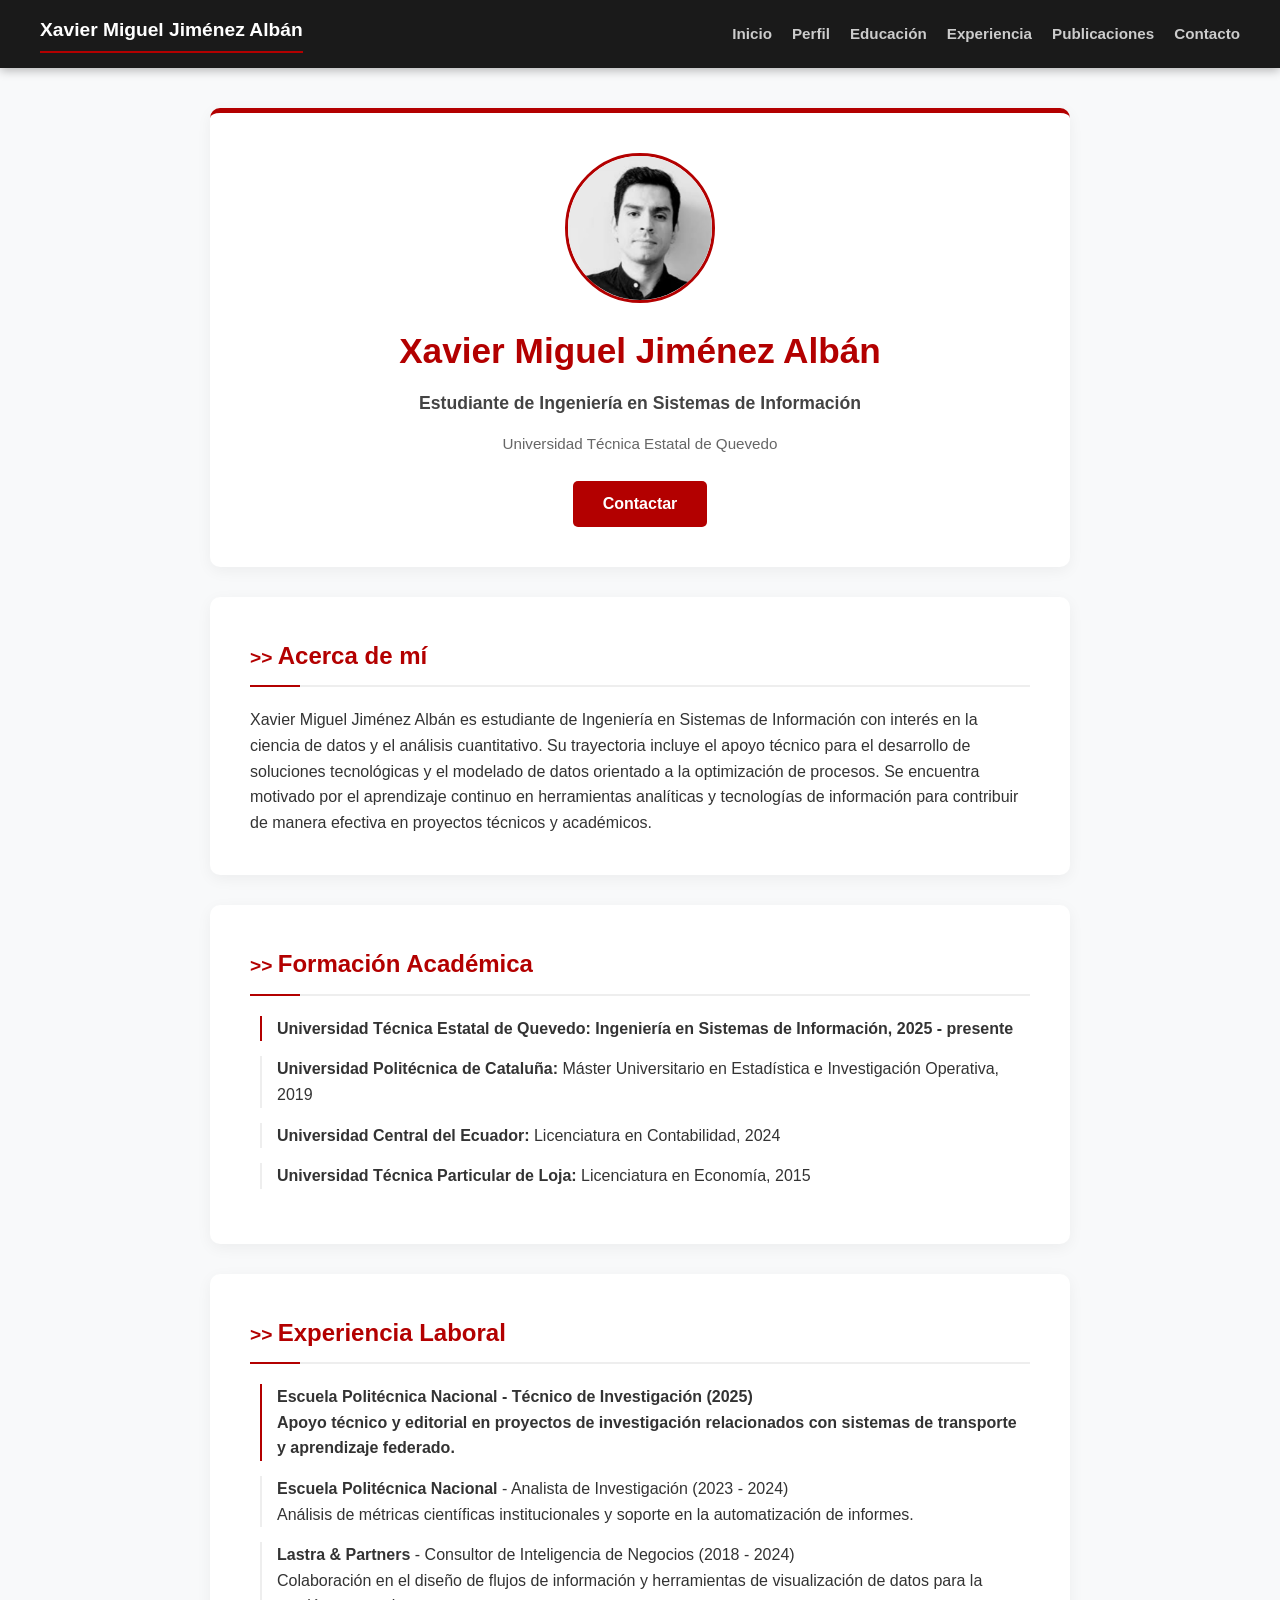
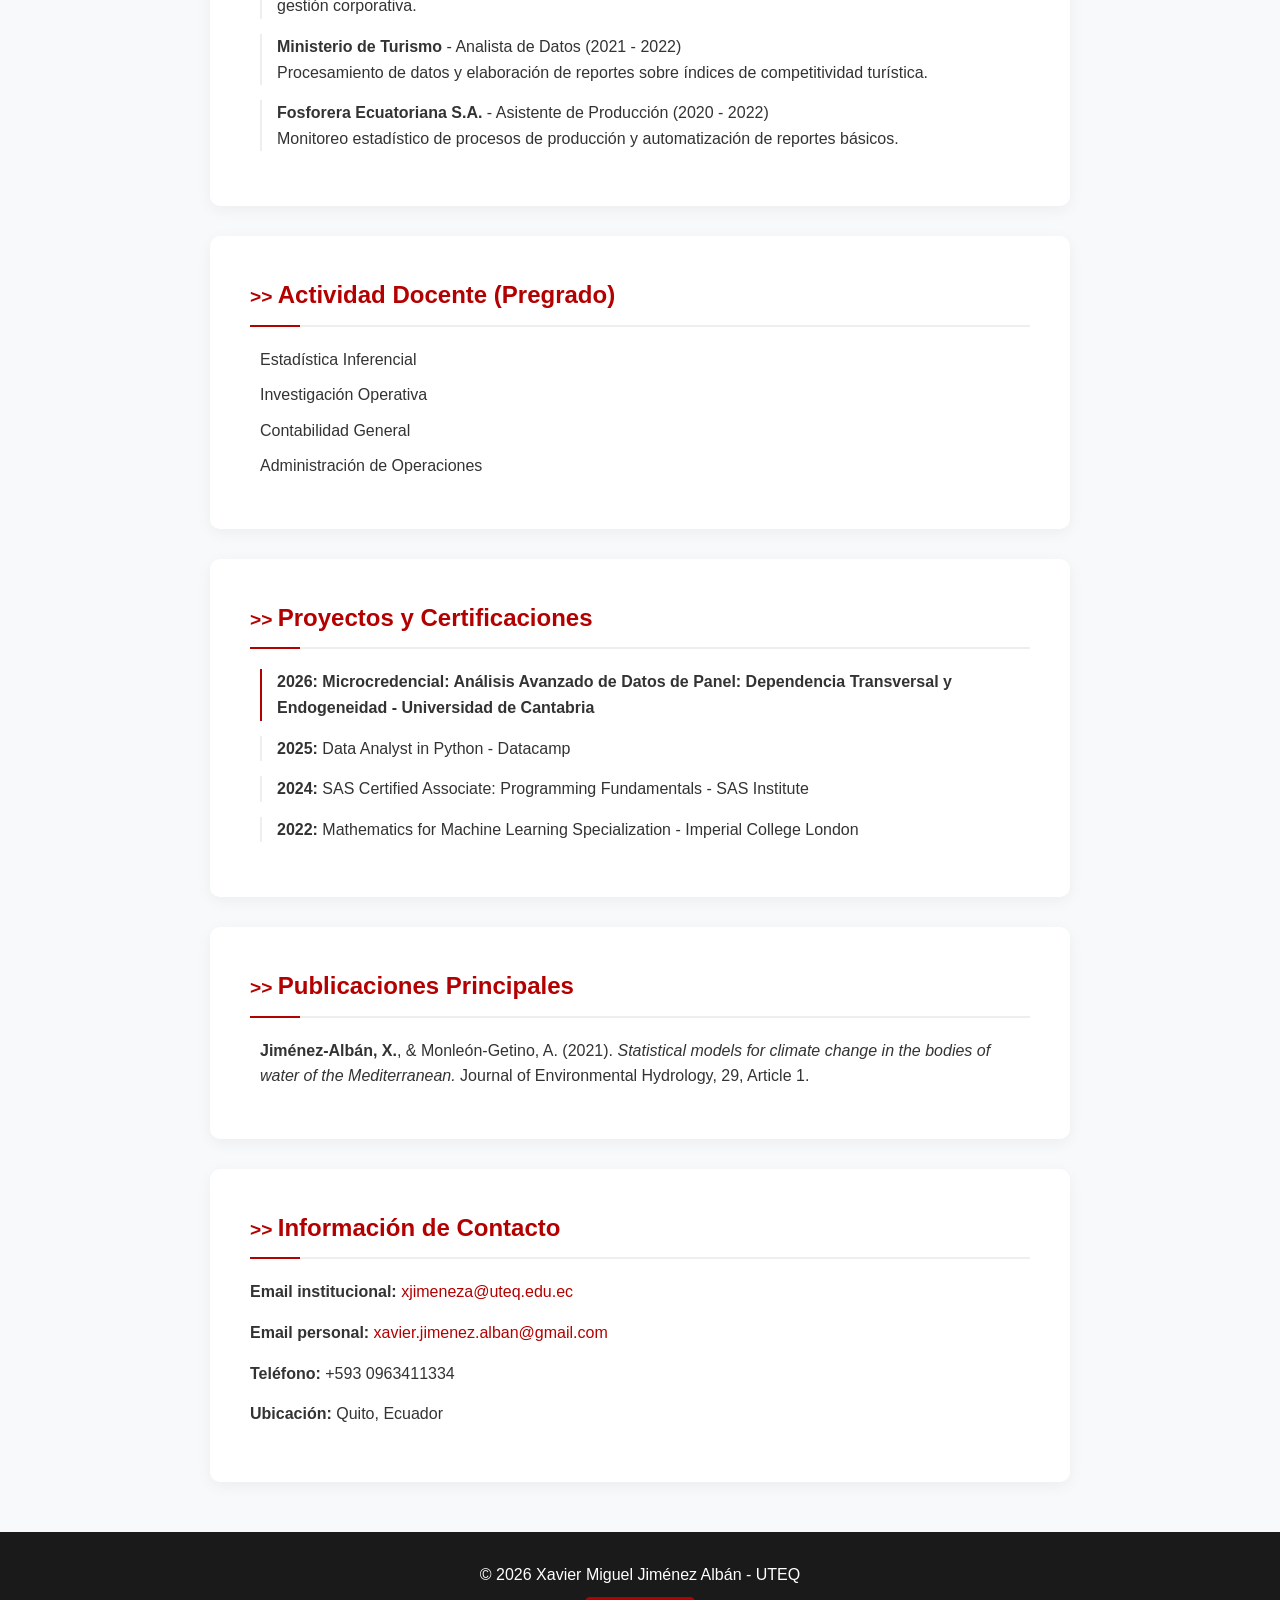
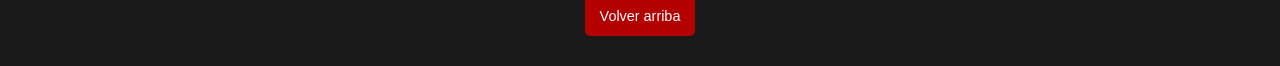
<file: index.html>
<!DOCTYPE html>
<html lang="es">
<head>
    <meta charset="UTF-8">
    <meta name="viewport" content="width=device-width, initial-scale=1.0">
    <title>Curriculum Vitae - Xavier Miguel Jiménez Albán</title>
    <link rel="stylesheet" href="css/style.css">
</head>
<body id="inicio">
    <nav class="navbar">
        <div class="nav-brand">
            <a href="#inicio">Xavier Miguel Jiménez Albán</a>
        </div>
        <ul class="nav-menu">
            <li><a href="#inicio">Inicio</a></li>
            <li><a href="#perfil">Perfil</a></li>
            <li><a href="#formacion">Educación</a></li>
            <li><a href="#experiencia">Experiencia</a></li>
            <li><a href="#publicaciones">Publicaciones</a></li>
            <li><a href="#contacto">Contacto</a></li>
        </ul>
    </nav>

    <main class="container">
        <header id="header-card" class="card text-center">
            <div class="profile-image">
                <img src="img/foto.jpg" alt="Foto de Xavier Miguel Jiménez Albán">
            </div>
            <h1 class="main-title">Xavier Miguel Jiménez Albán</h1>
            <h2 class="main-subtitle">
                Estudiante de Ingeniería en Sistemas de Información
            </h2>
            <p class="institution">Universidad Técnica Estatal de Quevedo</p>
            <a href="#contacto" class="btn btn-primary">Contactar</a>
        </header>

        <section id="perfil" class="card section-content">
            <h2>Acerca de mí</h2>
            <p>
                Xavier Miguel Jiménez Albán es estudiante de Ingeniería en 
                Sistemas de Información con interés en la ciencia de datos y 
                el análisis cuantitativo. Su trayectoria incluye el apoyo 
                técnico para el desarrollo de soluciones tecnológicas y el 
                modelado de datos orientado a la optimización de procesos. 
                Se encuentra motivado por el aprendizaje continuo en 
                herramientas analíticas y tecnologías de información para 
                contribuir de manera efectiva en proyectos técnicos y 
                académicos.
            </p>
        </section>

        <section id="formacion" class="card section-content">
            <h2>Formación Académica</h2>
            <ol class="timeline-list">
                <li>
                    <strong>Universidad Técnica Estatal de Quevedo:</strong> 
                    Ingeniería en Sistemas de Información, 2025 - presente
                </li>
                <li>
                    <strong>Universidad Politécnica de Cataluña:</strong> 
                    Máster Universitario en Estadística e Investigación 
                    Operativa, 2019
                </li>
                <li>
                    <strong>Universidad Central del Ecuador:</strong> 
                    Licenciatura en Contabilidad, 2024
                </li>
                <li>
                    <strong>Universidad Técnica Particular de Loja:</strong> 
                    Licenciatura en Economía, 2015
                </li>
            </ol>
        </section>

        <section id="experiencia" class="card section-content">
            <h2>Experiencia Laboral</h2>
            <ul class="timeline-list">
                <li>
                    <strong>Escuela Politécnica Nacional</strong> - 
                    Técnico de Investigación (2025)
                    <p>
                        Apoyo técnico y editorial en proyectos de investigación 
                        relacionados con sistemas de transporte y aprendizaje 
                        federado.
                    </p>
                </li>
                <li>
                    <strong>Escuela Politécnica Nacional</strong> - 
                    Analista de Investigación (2023 - 2024)
                    <p>
                        Análisis de métricas científicas institucionales y 
                        soporte en la automatización de informes.
                    </p>
                </li>
                <li>
                    <strong>Lastra & Partners</strong> - 
                    Consultor de Inteligencia de Negocios (2018 - 2024)
                    <p>
                        Colaboración en el diseño de flujos de información y 
                        herramientas de visualización de datos para la 
                        gestión corporativa.
                    </p>
                </li>
                <li>
                    <strong>Ministerio de Turismo</strong> - 
                    Analista de Datos (2021 - 2022)
                    <p>
                        Procesamiento de datos y elaboración de reportes sobre 
                        índices de competitividad turística.
                    </p>
                </li>
                <li>
                    <strong>Fosforera Ecuatoriana S.A.</strong> - 
                    Asistente de Producción (2020 - 2022)
                    <p>
                        Monitoreo estadístico de procesos de producción y 
                        automatización de reportes básicos.
                    </p>
                </li>
            </ul>
        </section>

        <section id="docencia" class="card section-content">
            <h2>Actividad Docente (Pregrado)</h2>
            <ul class="simple-list">
                <li>Estadística Inferencial</li>
                <li>Investigación Operativa</li>
                <li>Contabilidad General</li>
                <li>Administración de Operaciones</li>
            </ul>
        </section>

        <section id="proyectos" class="card section-content">
            <h2>Proyectos y Certificaciones</h2>
            <ul class="timeline-list">
                <li>
                    <strong>2026:</strong> Microcredencial: Análisis Avanzado 
                    de Datos de Panel: Dependencia Transversal y Endogeneidad - 
                    Universidad de Cantabria
                </li>
                <li>
                    <strong>2025:</strong> Data Analyst in Python - Datacamp
                </li>
                <li>
                    <strong>2024:</strong> SAS Certified Associate: Programming 
                    Fundamentals - SAS Institute
                </li>
                <li>
                    <strong>2022:</strong> Mathematics for Machine Learning 
                    Specialization - Imperial College London
                </li>
            </ul>
        </section>

        <section id="publicaciones" class="card section-content">
            <h2>Publicaciones Principales</h2>
            <ul class="simple-list">
                <li>
                    <strong>Jiménez-Albán, X.</strong>, & Monleón-Getino, A. 
                    (2021). 
                    <em>
                        Statistical models for climate change in the bodies 
                        of water of the Mediterranean.
                    </em> 
                    Journal of Environmental Hydrology, 29, Article 1.
                </li>
            </ul>
        </section>

        <section id="contacto" class="card section-content">
            <h2>Información de Contacto</h2>
            <ul class="contact-info">
                <li>
                    <strong>Email institucional:</strong> 
                    <a href="mailto:xjimeneza@uteq.edu.ec">
                        xjimeneza@uteq.edu.ec
                    </a>
                </li>
                <li>
                    <strong>Email personal:</strong> 
                    <a href="mailto:xavier.jimenez.alban@gmail.com">
                        xavier.jimenez.alban@gmail.com
                    </a>
                </li>
                <li><strong>Teléfono:</strong> +593 0963411334</li>
                <li><strong>Ubicación:</strong> Quito, Ecuador</li>
            </ul>
        </section>
    </main>

    <footer>
        <p>&copy; 2026 Xavier Miguel Jiménez Albán - UTEQ</p>
        <p style="margin-top: 10px;">
            <a href="#inicio" class="btn-top">Volver arriba</a>
        </p>
    </footer>
</body>
</html>
</file>
<file: css/style.css>
/* Reset y estilos generales */
* {
    margin: 0;
    padding: 0;
    box-sizing: border-box;
}

body {
    font-family: 'Segoe UI', Tahoma, Geneva, Verdana, sans-serif;
    background-color: #f8f9fa; /* Fondo general claro */
    color: #333;
    line-height: 1.6;
}

/* Selector de etiqueta */
h1, h2, h3 {
    margin-bottom: 15px;
}

a {
    text-decoration: none;
    color: inherit;
}

/* --- NAVEGACIÓN --- */
/* Selector de clase */
.navbar {
    background-color: #1a1a1a; /* Fondo negro de la barra (resolviendo la duda de "fondo negro algo así") */
    color: #fff;
    display: flex;
    justify-content: space-between;
    align-items: center;
    padding: 15px 40px; /* "panding 15 - 40" según lo solicitado */
    position: sticky;
    top: 0;
    z-index: 1000;
    box-shadow: 0 2px 10px rgba(0,0,0,0.3);
}

.nav-brand {
    font-size: 1.2rem;
    font-weight: bold;
    border-bottom: 2px solid #b30000; /* Línea roja bajo el nombre como en el ejemplo */
    padding-bottom: 5px;
}

/* Selector descendiente */
.nav-menu {
    list-style: none;
    display: flex;
    gap: 20px;
}

.nav-menu li a {
    color: #ccc;
    font-size: 0.95rem;
    font-weight: 600;
    transition: color 0.3s ease;
}

/* Pseudo-clase :hover */
.nav-menu li a:hover {
    color: #fff;
}

/* --- CONTENEDOR PRINCIPAL --- */
.container {
    max-width: 900px;
    margin: 40px auto;
    padding: 0 20px;
}

/* Selector de clase para tarjetas */
.card {
    background-color: #ffffff;
    border-radius: 10px;
    box-shadow: 0 4px 15px rgba(0, 0, 0, 0.05);
    padding: 40px;
    margin-bottom: 30px;
}

.text-center {
    text-align: center;
}

/* --- HEADER / TARJETA DE PERFIL --- */
/* Selector ID */
#header-card {
    border-top: 5px solid #b30000;
}

.profile-image {
    width: 150px;
    height: 150px;
    margin: 0 auto 20px;
    border-radius: 50%;
    border: 3px solid #b30000;
    overflow: hidden;
    background-color: #eee;
}

/* Selector hijo */
.profile-image > img {
    width: 100%;
    height: 100%;
    object-fit: cover;
}

.main-title {
    color: #b30000;
    font-size: 2.2rem;
    font-weight: bold;
    margin-bottom: 10px;
}

.main-subtitle {
    font-size: 1.1rem;
    color: #444;
    font-weight: 600;
}

.institution {
    font-size: 0.95rem;
    color: #666;
    margin-bottom: 25px;
}

.btn {
    display: inline-block;
    padding: 10px 30px;
    border-radius: 5px;
    font-weight: bold;
    cursor: pointer;
    transition: background-color 0.3s ease, transform 0.1s ease;
}

.btn-primary {
    background-color: #b30000;
    color: #fff;
}

/* Pseudo-clase :active */
.btn-primary:active {
    transform: scale(0.95);
}

.btn-primary:hover {
    background-color: #8c0000;
}


/* --- SECCIONES DE CONTENIDO --- */
.section-content h2 {
    color: #b30000;
    border-bottom: 2px solid #eee;
    padding-bottom: 10px;
    margin-bottom: 20px;
    position: relative;
}

/* Pseudo-elemento ::after */
.section-content h2::after {
    content: '';
    position: absolute;
    bottom: -2px;
    left: 0;
    width: 50px;
    height: 2px;
    background-color: #b30000;
}

/* Pseudo-elemento ::before */
.section-content h2::before {
    content: '>> ';
    color: #b30000;
    font-size: 1.2rem;
}

.timeline-list, .simple-list {
    list-style: none;
    padding-left: 10px;
}

.timeline-list li {
    margin-bottom: 15px;
    padding-left: 15px;
    border-left: 2px solid #eee;
}

/* Pseudo-clase :first-child */
.timeline-list li:first-child {
    font-weight: bold;
    border-left-color: #b30000;
}

.simple-list li {
    margin-bottom: 10px;
}

.contact-info {
    list-style: none;
}

.contact-info li {
    margin-bottom: 15px;
}

.contact-info a {
    color: #b30000;
    font-weight: 500;
}

.contact-info a:hover {
    text-decoration: underline;
}

/* --- FOOTER --- */
footer {
    background-color: #1a1a1a;
    color: #fff;
    text-align: center;
    padding: 30px 20px;
    margin-top: 50px;
}

.btn-top {
    display: inline-block;
    padding: 8px 15px;
    background-color: #b30000;
    color: #fff;
    border-radius: 5px;
    font-size: 0.9rem;
    transition: background-color 0.3s;
}

.btn-top:hover {
    background-color: #8c0000;
}
</file>
